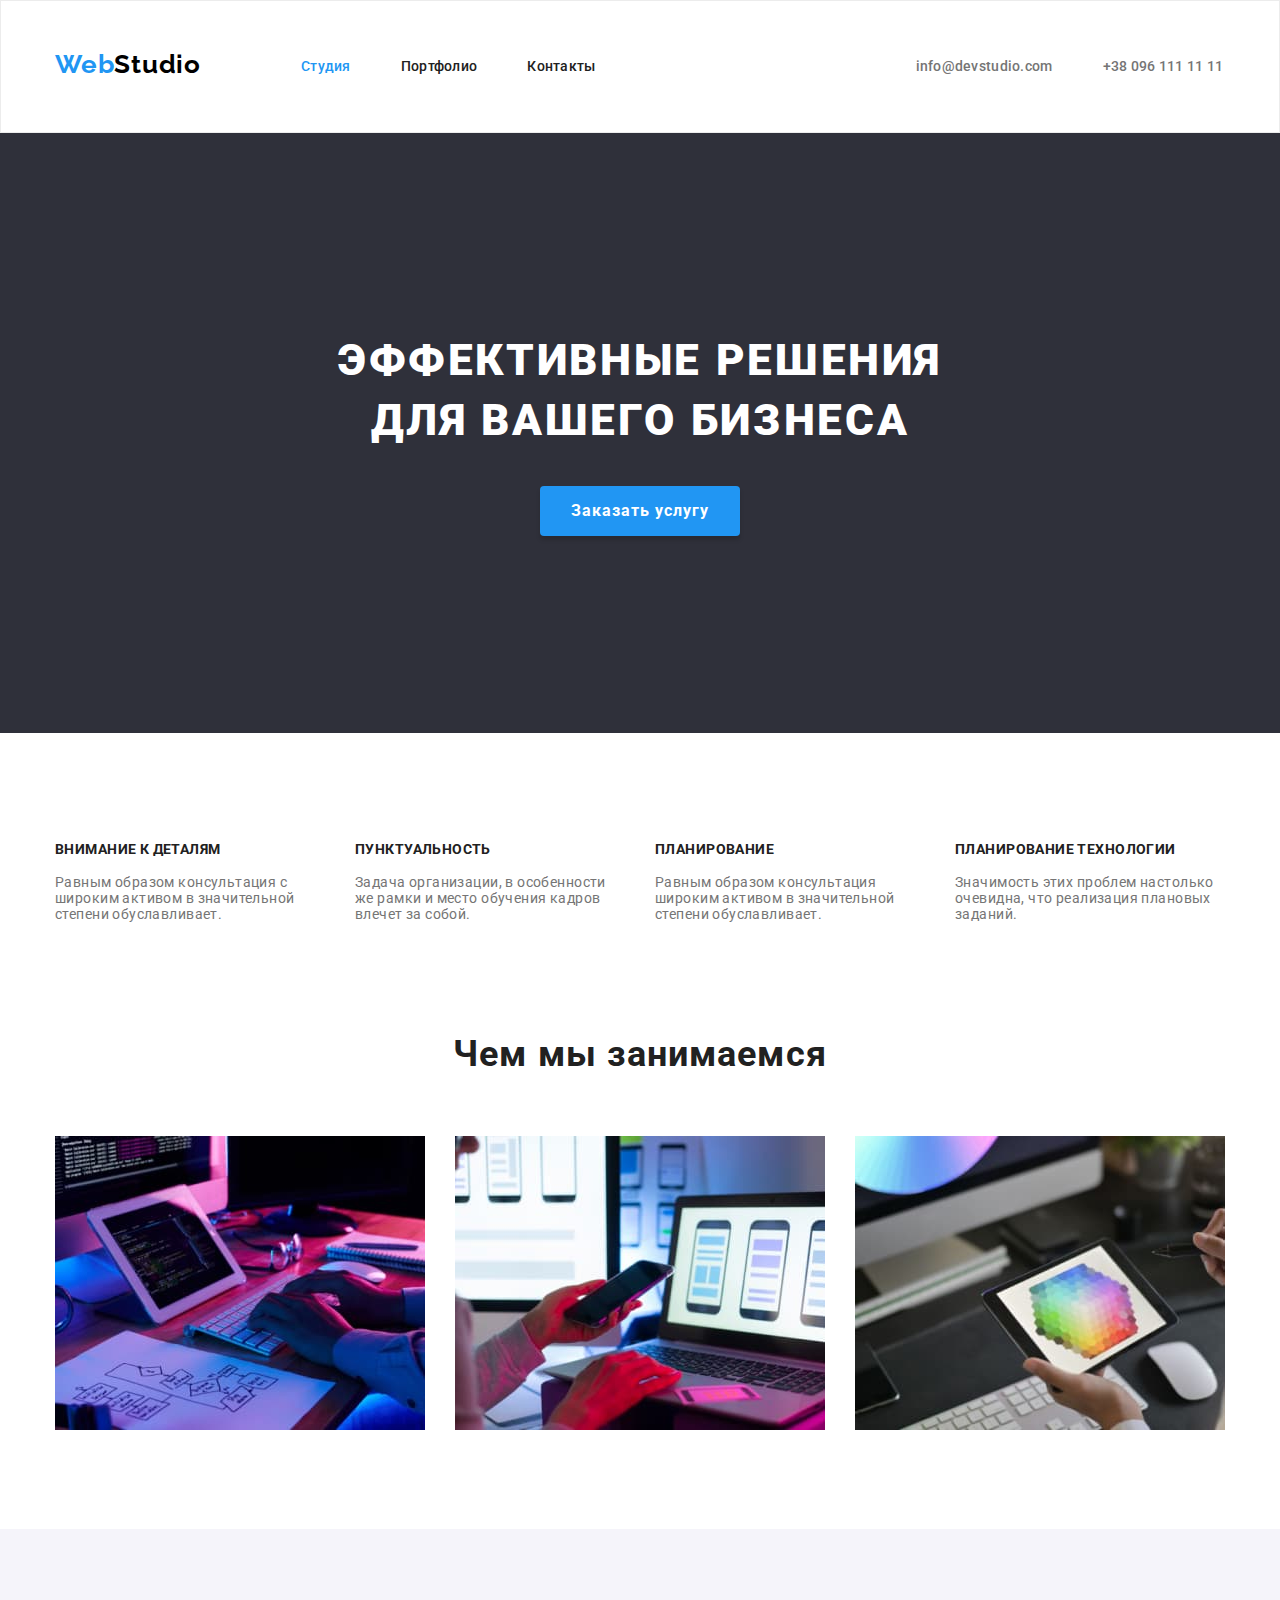
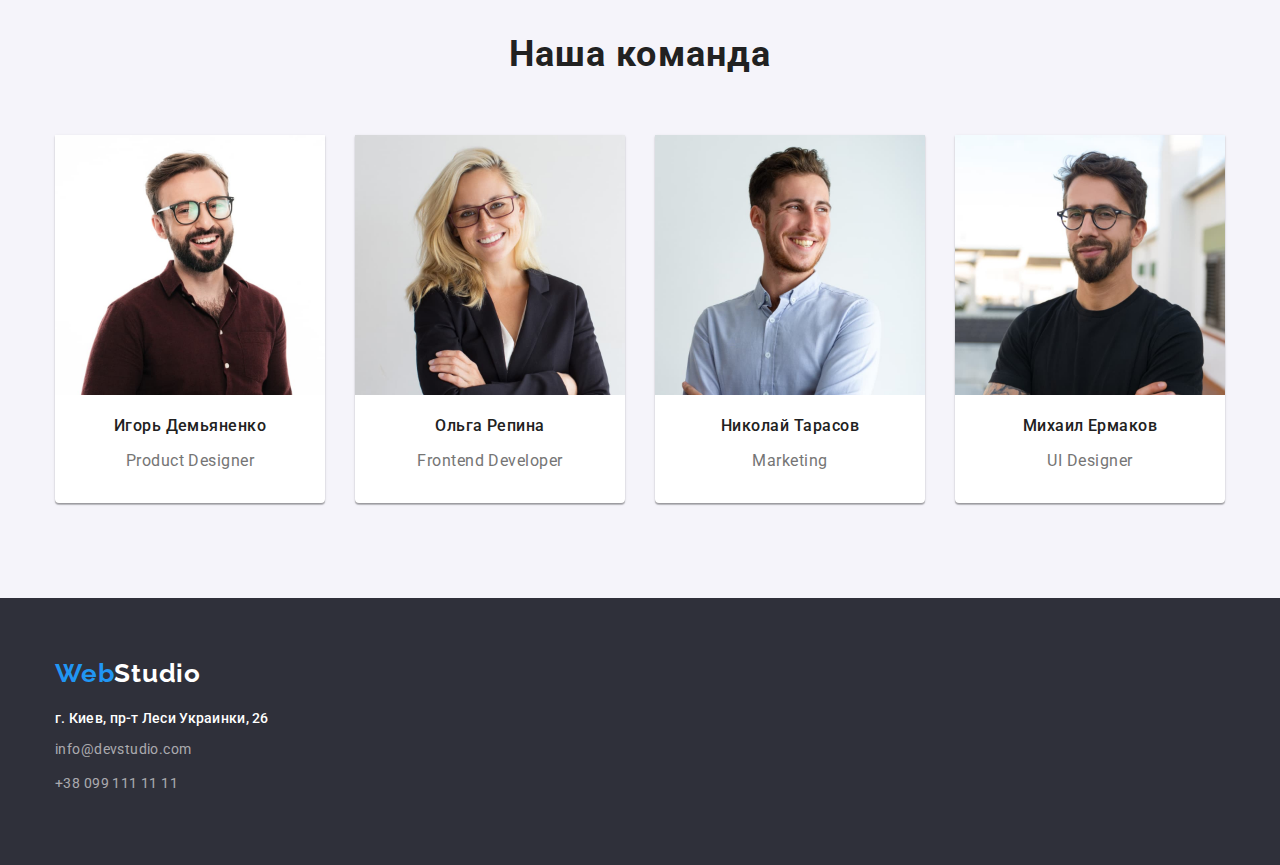
<file: index.html>
<!DOCTYPE html>
<html lang="ru">
  <head>
    <meta charset="UTF-8" />
    <meta http-equiv="X-UA-Compatible" content="IE=edge" />
    <meta name="viewport" content="width=device-width, initial-scale=1.0" />
    <title>WebStudio</title>
    <link rel="preconnect" href="https://fonts.googleapis.com">
  <link rel="preconnect" href="https://fonts.gstatic.com" crossorigin>
  <link href="https://fonts.googleapis.com/css2?family=Raleway:wght@700&family=Roboto:wght@400;500;700;900&display=swap" rel="stylesheet">
  <link rel="stylesheet" href="./css/normalize.css">
  <link rel="stylesheet" href="./css/style.css">

</head>

  <body>
    <!--Header-->
    <header class="header">
      <div class="container">
        <div class="header-nav"> 
          <a href="./index.html" class="logo"><span class="web">Web</span><span class="heder-studio">Studio</span></a>
            <nav class="menu">
              <ul class="list list-menu">
               <li class="">
                  <a href="./index.html" class="item active">Студия</a>
                </li>
                <li class="">
                  <a href="./portfolio.html" class="item">Портфолио</a>
                </li>
                <li class="">
                  <a href="#" class="item">Контакты</a>
                </li>
              </ul>
            </nav>
              <ul class="list list-menu">
                <li class="">
                  <a href="mailto:info@devstudio.com" class="item mail">info@devstudio.com</a></li>
                <li class="">
                  <a href="tel:+380961111111" class="item tel">+38 096 111 11 11</a>
                </li>
              </ul>
        </div>
      </div>
    </header>

    <!--Main-->
    <main>
    <!--Web hero-->
      <section class="web-hero">
        <h1 class="main-header">Эффективные решения</h1>
        <h1 class="main-header">для вашего бизнеса</h1>
        <button class="button" type="button">Заказать услугу</button>
      </section>

    <!--Peculiarities-->
      <section class="peculiarities">
        <div class="container">
          <h2 class="visually-hidden">Особенности</h2>
          <ul class="list items">
            <li class="pe">
              <h3 class="title">Внимание к деталям</h3>
              <p class="paragraph">
                Равным образом консультация с
             </p>
             <p class="paragraph">
              широким активом в значительной
           </p>
           <p class="paragraph">
            степени обуславливает.
         </p>
             </li>
            <li class="pe">
             <h3 class="title">Пунктуальность</h3>
             <p class="paragraph">
              Задача организации, в особенности 
           </p>
           <p class="paragraph">
            же рамки и место обучения кадров
         </p>
         <p class="paragraph">
          влечет за собой.
       </p>
           </li>
           <li class="pe">
            <div class="">
             <h3 class="title">Планирование</h3>
             <p class="paragraph">
              Равным образом консультация
             </p>
             <p class="paragraph">
              широким активом в значительной
           </p>
           <p class="paragraph">
            степени обуславливает.
         </p>
            </div>
           </li>
            <li class="pe">
              <h3 class="title">Планирование технологии</h3>
              <p class="paragraph">
                Значимость этих проблем настолько
             </p>
             <p class="paragraph">
              очевидна, что реализация плановых
           </p>
           <p class="paragraph">
            заданий.
         </p>
            </li>
          </ul>
        </div>
      </section>

     <!--What are we doing-->
      <section class="doing">
        <div class="container">
          <h2 class="second-header">Чем мы занимаемся</h2>
          <ul class="list items">
           <li class="item-work">
              <img src="./images/create.jpg" alt="Разработка" width="370" />
            </li>
            <li class="item-work">
              <img src="./images/design.jpg" alt="Дизайн" width="370" />
            </li>
            <li class="item-work">  
             <img src="./images/paint.jpg" alt="Окрашиавниие" width="370" />
            </li>
          </ul>
        </div>
      </section>

      <!--Our team-->
      <section class="team">
        <div class="container">
          <h2 class="second-header">Наша команда</h2>
          <ul class="list items">
            <li class="card-team">
              <img src="./images/igor_d.jpg" alt="Игорь Демьяненко" width="270"/>
              <h3 class="name">Игорь Демьяненко</h3>
              <p class="profession">Product Designer</p>
            </li>
            <li class="card-team">
              <img src="./images/olga_r.jpg" alt="Ольга Репина" width="270" height="260"/>
              <h3 class="name">Ольга Репина</h3>
              <p class="profession">Frontend Developer</p>
           </li>
            <li class="card-team">
              <img src="./images/nikolay_t.jpg" alt="Николай Тарасов" width="270" height="260"/>
              <h3 class="name">Николай Тарасов</h3>
              <p class="profession">Marketing</p>
            </li>
            <li class="card-team">
              <img src="./images/mihail_e.jpg" alt="Михаил Ермаков" width="270" height="260"/>
              <h3 class="name">Михаил Ермаков</h3>
              <p class="profession">UI Designer</p>
           </li>
         </ul>
        </div>
      </section>
    </main>

    <!--Footer-->
    <footer class="footer">
      <div class="container"> 
        <a href="./index.html" class="logo"><span class="web">Web</span><span class="footer-studio">Studio</span></a>
        <address class="address">
          <ul class="list">
           <li class="contact">
              <a
               href="https://goo.gl/maps/CPtrU1FHBa2aNyZL9" target="_blank" rel="noopener noreferrer nofollow" class="footer-item">г. Киев, пр-т Леси Украинки, 26</a>
            </li>
            <li class="contact">
             <a href="mailto:info@devstudio.com" lang="en" class="footer-item footer-contact">info@devstudio.com</a>
             </li>
             <li class="contact">
               <a href="tel:+380991111111" class="footer-item footer-contact">+38 099 111 11 11</a>
            </li>
          </ul>
        </address>
      </div> 
    </footer>
  </body>
</html>
</file>
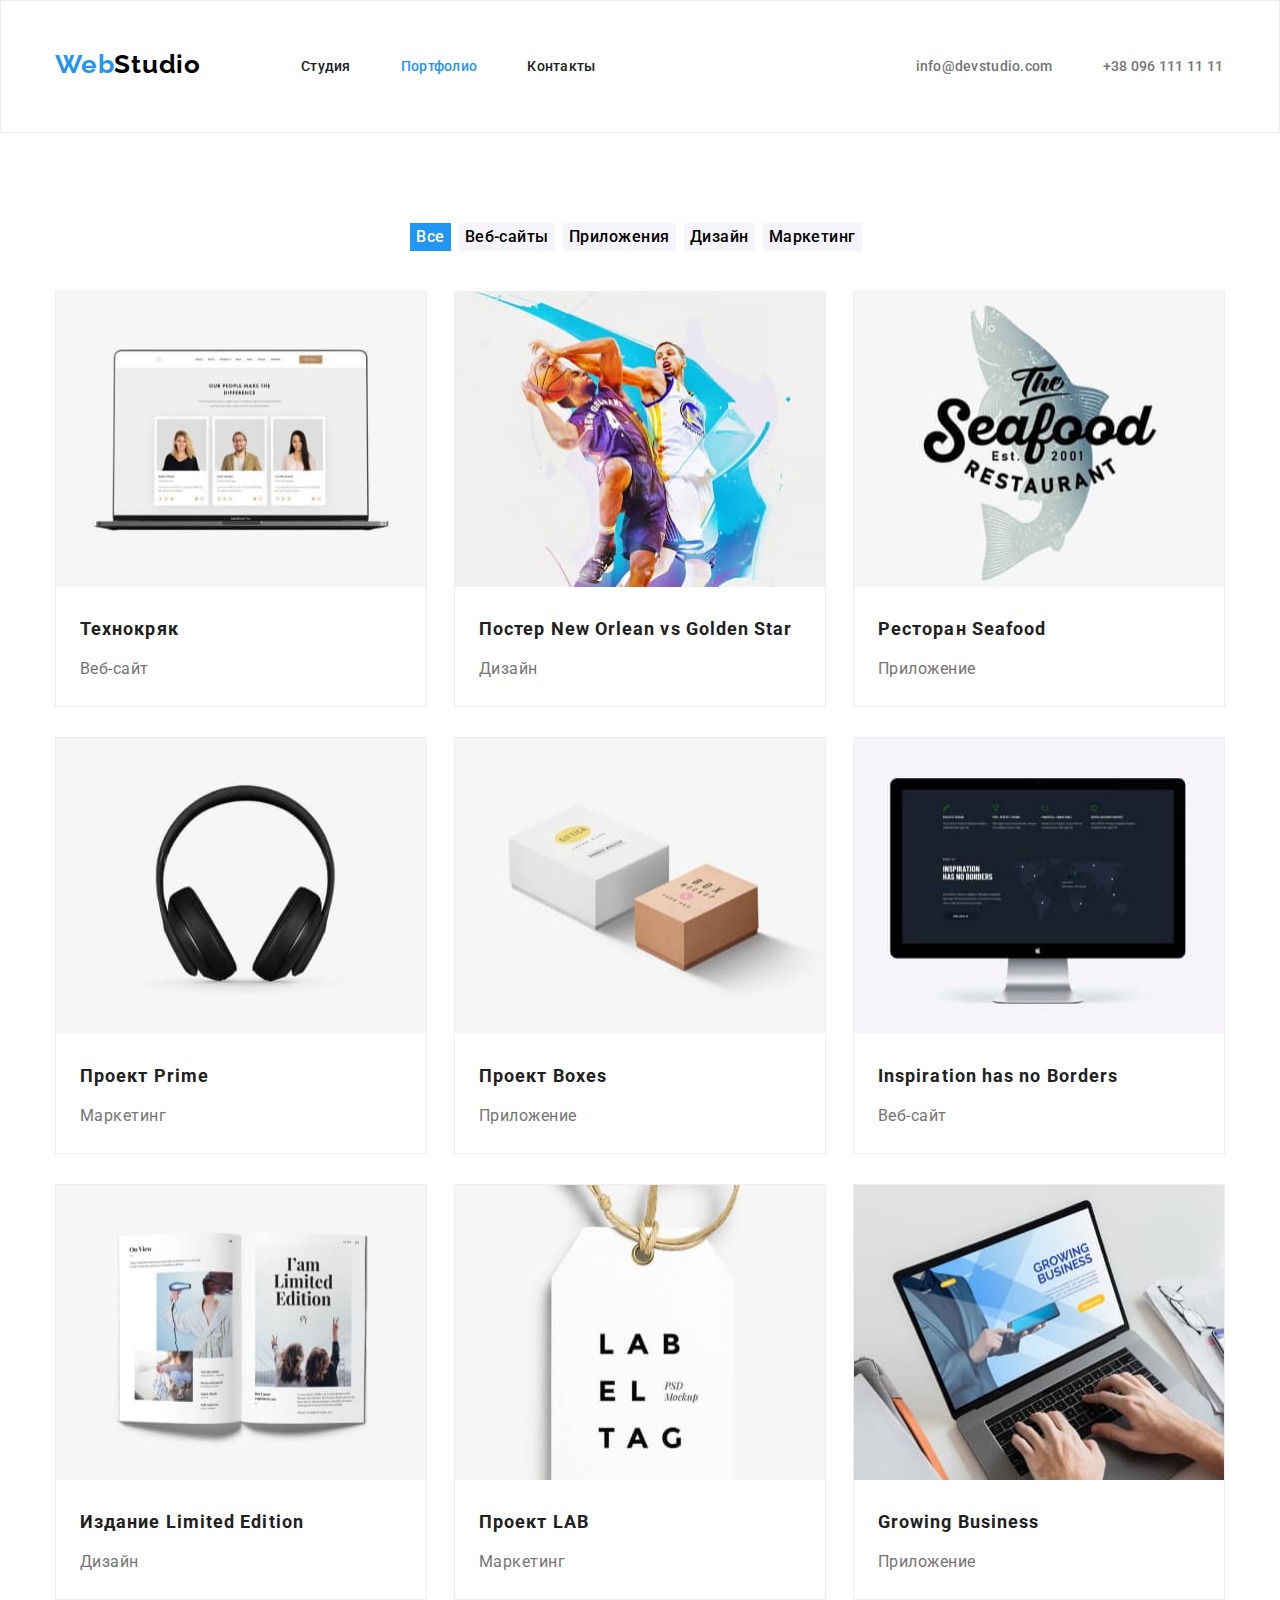
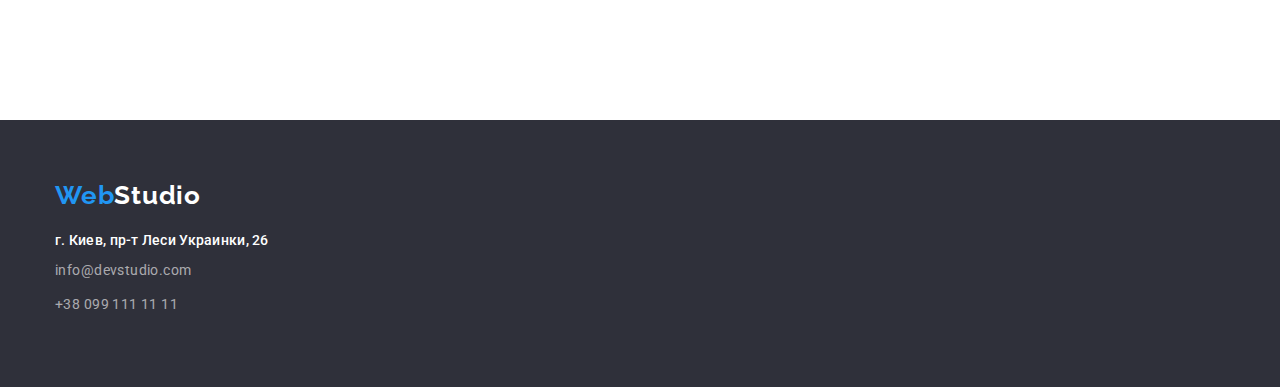
<file: portfolio.html>
<!DOCTYPE html>
<html lang="ru">
  <head>
    <meta charset="UTF-8" />
    <meta http-equiv="X-UA-Compatible" content="IE=edge" />
    <meta name="viewport" content="width=device-width, initial-scale=1.0" />
    <title>Portfolio</title>
    <link rel="preconnect" href="https://fonts.googleapis.com">
    <link rel="preconnect" href="https://fonts.gstatic.com" crossorigin>
    <link href="https://fonts.googleapis.com/css2?family=Raleway:wght@700&family=Roboto:wght@400;500;700;900&display=swap" rel="stylesheet">
    <link rel="stylesheet" href="./css/normalize.css">
    <link rel="stylesheet" href="./css/style.css">

  </head>

  <body>

    <!--Header-->
    <header class="header">
      <div class="container">
        <div class="header-nav"> 
          <a href="./index.html" class="logo"><span class="web">Web</span><span class="heder-studio">Studio</span></a>
            <nav class="menu">
              <ul class="list list-menu">
               <li class="">
                  <a href="./index.html" class="item">Студия</a>
                </li>
                <li class="">
                  <a href="./portfolio.html" class="item active">Портфолио</a>
                </li>
                <li class="">
                  <a href="#" class="item">Контакты</a>
                </li>
              </ul>
            </nav>
              <ul class="list list-menu">
                <li class="">
                  <a href="mailto:info@devstudio.com" class="item mail">info@devstudio.com</a></li>
                <li class="">
                  <a href="tel:+380961111111" class="item tel">+38 096 111 11 11</a>
                </li>
              </ul>
        </div>
      </div>
    </header>

    <!--Main-->
    <main>
      <section class="main-portfolio">
        <div class="container">
          <h1 class="visually-hidden">Наши проекты</h1>
            <ul class="list list-style">
              <li><button class="btn btn-active" type="button">Все</button></li>
              <li><button class="btn" type="button">Веб-сайты</button></li>
              <li><button class="btn" type="button">Приложения</button></li>
              <li><button class="btn" type="button">Дизайн</button></li>
              <li><button class="btn" type="button">Маркетинг</button></li>
            </ul>
            <ul class="list cards">
              <li class="card">
                <img src="./images/tehnokrk.jpg" alt="Leptop" width="370" height="295">
                <h2>Технокряк</h2>
                <p>Веб-сайт</p>
             </li>
              <li class="card">
                <img src="./images/poster.jpg" alt="Bascetbol players" width="370" height="295">
                <h2>Постер New Orlean vs Golden Star</h2>
                <p>Дизайн</p>
              </li>
              <li class="card">
                <img src="./images/seafood.jpg" alt="Seafood restoran" width="370" height="295">
                <h2>Ресторан Seafood</h2>
                <p>Приложение</p>
              </li>
              <li class="card">
                <img src="./images/headphones.jpg" alt="Headphones" width="370" height="295">
                <h2>Проект Prime</h2>
                <p>Маркетинг</p>
              </li>
              <li class="card">
                <img src="./images/boxes.jpg" alt="Boxes" width="370" height="295">
                <h2>Проект Boxes</h2>
                <p>Приложение</p>
              </li>
              <li class="card">
                <img src="./images/monitor.jpg" alt="Monitor PC" width="370" height="295">
                <h2>Inspiration has no Borders</h2>
                <p>Веб-сайт</p>
              </li>
              <li class="card">
                <img src="./images//book.jpg" alt="Book" width="370" height="295">
                <h2>Издание Limited Edition</h2>
                <p>Дизайн</p>
              </li>
              <li class="card">
                <img src="./images/lab.jpg" alt="LAB" width="370" height="295">
                <h2>Проект LAB</h2>
                <p>Маркетинг</p>
              </li>
              <li class="card">
                <img src="./images/busines.jpg" alt="Busines leptop" width="370" height="295">
                <h2>Growing Business</h2>
               <p>Приложение</p>
              </li>
            </ul>
        </div>      
      </section>
    </main>

    <!--Footer-->
    <footer class="footer">
      <div class="container"> 
        <a href="./index.html" class="logo"><span class="web">Web</span><span class="footer-studio">Studio</span></a>
        <address class="address">
          <ul class="list">
           <li class="contact">
              <a
               href="https://goo.gl/maps/CPtrU1FHBa2aNyZL9" target="_blank" rel="noopener noreferrer nofollow" class="footer-item">г. Киев, пр-т Леси Украинки, 26</a>
            </li>
            <li class="contact">
             <a href="mailto:info@devstudio.com" lang="en" class="footer-item footer-contact">info@devstudio.com</a>
             </li>
             <li class="contact">
               <a href="tel:+380991111111" class="footer-item footer-contact">+38 099 111 11 11</a>
            </li>
          </ul>
        </address>
      </div> 
    </footer>

  </body>
</html>
</file>
<file: css/style.css>
:root {
    --header-bg-color: #FFF;
    --hero-bg-color: #2F303A;
    --main-bg-color: #FFF;
    --work-bg-color: #F5F4FA;
    --footer-bg-color: #2F303A;
    --main-text-color: #212121;
    --secondary-text-color: #757575;
    --web-color: #2196F3;
    --h-studio-color: #000;
    --f-studio-color: #FFF;
    --button-bg-color: #F5F4FA;
    --f-contact-color: rgba(255, 255, 255, 0.6);
    --main-card-bg: #FFF;
    --portfolio-card-bg: #EEE;
    --header-border-color: #ECECEC;
    --primary-text-size: 14px;
    --secondary-text-size: 16px;
    --primary-font: 'Roboto', sans-serif;
    --webstudio-font: 'Raleway', sans-serif;
    --container-size: 1170px;
}

body {
    font-family: var(--primary-font);
    color: var(--main-text-color);
}

.list{
    list-style: none;
    margin: 0;
    padding: 0;
}

.container {
    width: var(--container-size);
    margin: 0 auto;
}


/* Header */

.header{
    background-color: var(--header-bg-color);
    padding: 24px 0 25px 0;
    border: 1px solid var(--header-border-color);
}

.item {
    text-decoration: none;
    color: var(--main-text-color);
    padding-left: 50px;
    font-family: 'Roboto';
    font-style: normal;
    font-weight: 500;
    font-size: 14px;
    line-height: 1.14;
    letter-spacing: 0.02em;
}

.web {
    color: var(--web-color);
}

.heder-studio {
    color: var(--h-studio-color);
}

.logo {
    font-family: var(--webstudio-font);
    text-decoration: none;
    font-weight: 700;
    font-size: 26px;
    line-height: 1.2;
    letter-spacing: 0.03em;
    padding: 24px 50px 25px 0;
}

.tel, .mail {
    color: var(--secondary-text-color);
}

.list-menu {
    display: flex;
    justify-content: flex-end;
    flex-direction: row;
    padding: 32px 0px 32px 0px;
}

.header-nav {
    display: flex;
}

.menu {
    margin-right: 270px;
}

.item:hover, .item:focus{
    color: var(--web-color);
}

.active {
    color: var(--web-color)
}


/* Studio */

/* Hero */

.web-hero {
    background-color: var(--hero-bg-color);
    height: 600px;
    display: flex;
    justify-content:center;
    align-items: center;
    flex-direction: column
}

.main-header{
    color: var(--f-studio-color);
    font-weight: 900;
    font-size: 44px;
    line-height: 1.4px;
    letter-spacing: 0.06em;
    text-transform: uppercase;
}

.button {
    background-color: var(--web-color);
    color: var(--f-studio-color);
    width: 200px;
    height: 50px;
    margin-top: 35px;
    font-weight: 700;
    font-size: var(--secondary-text-size);
    text-align: center;
    letter-spacing: 0.06em;
    border: 0;
    box-shadow: 0px 4px 4px rgba(0, 0, 0, 0.15);
    border-radius: 4px;
    cursor: pointer;
}

.button:hover, .button:focus {
    background-color: #1783db;
    transition: all 0.5s ease; 
}


/* Peculiarities */

.peculiarities {
    background-color: var(--main-bg-color);
    padding: 95px 0;
}

.title {
    font-size: var(--primary-text-size);
    font-weight: 700;
    line-height: 1.14;
    letter-spacing: 0.03em;
    text-transform: uppercase;
    padding-bottom: 10px;
}

.paragraph {
    color: var(--secondary-text-color);
    font-weight: 400;
    font-size: var(--primary-text-size);
    line-height: 1.7px;
    letter-spacing: 0.03em;
    width: 270px;
    margin-right: 30px;
}

.pe{
    
}


/* What are we doing */

.second-header{
    font-size: 36px;
    line-height: 1.7;
    letter-spacing: 0.03em;
    padding-bottom: 50px;
    margin: 0;
    text-align: center;
}

.items {
    display: flex;  
}

.doing {
    background-color: var(--main-bg-color);
    padding-bottom: 95px;
}

.item-work {
    margin-right: 30px;
}


/* Our team */

.team {
    background-color: #F5F4FA;
    padding: 95px 0;
}

.card-team {
    background: var(--main-card-bg);
    width: 270px;
    height: 368px;
    /* Shadous */
    box-shadow: 0px 1px 3px rgba(0, 0, 0, 0.12), 0px 1px 1px rgba(0, 0, 0, 0.14), 0px 2px 1px rgba(0, 0, 0, 0.2);
    border-radius: 0px 0px 4px 4px;
    margin-right: 30px;
}

.name {
    font-weight: 500;
    font-size: var(--secondary-text-size);
    line-height: 1.2;
    text-align: center;
    letter-spacing: 0.03em; 
}

.profession {
    font-size: 16px;
    line-height: 1.2;
    text-align: center;
    letter-spacing: 0.03em;
    color: var(--secondary-text-color);
}



/* PORTFOLIO */

.visually-hidden {
    position: absolute;
    white-space: nowrap;
    width: 1px;
    height: 1px;
    overflow: hidden;
    border: 0;
    padding: 0;
    clip: rect(0 0 0 0);
    clip-path: inset(50%);
    margin: -1px;
    margin: 0;
}

.btn {
    background-color: var(--button-bg-color);
    font-weight: 500;
    font-size: var(--secondary-text-size);
    line-height: 1.6;
    text-align: center;
    letter-spacing: 0.03em;
    border: 0;
    margin-right: 8px;
    cursor: pointer;
}

.btn:hover, .btn:focus, .btn-active {
    background-color: var(--web-color);
    color: #FFF;
}

.list-style {
    display: flex;
    justify-content: center;
    flex-direction: row;
    padding-bottom: 40px;
}

.cards {
    display: flex;
    flex-flow: row wrap;
    justify-content: space-between;
}

.card {
    background-color: var(--main-card-bg);
    width: 370px;
    border: 1px solid var(--portfolio-card-bg);
    margin-bottom: 30px;
}

.card > h2 {
    font-weight: 700;
    font-size: 18px;
    line-height: 2;
    letter-spacing: 0.06em;
    padding: 20px 24px 5px 24px;
    margin: 0;
}

.card > p {
    font-size: var(--secondary-text-size);
    line-height: 1.9px;
    letter-spacing: 0.03em;
    color: var(--secondary-text-color);
    padding: 0px 24px 20px 24px;
}

.main-portfolio {
    padding: 90px 0;
}


/* Footer */

.footer {
    background-color: var(--footer-bg-color);
    padding: 60px 0;
}
.footer-studio {
    color: var(--f-studio-color);
}

.address {
    margin-top: 20px;
}

.footer-item {
    text-decoration: none;
    color: var(--f-studio-color);
    font-family: var(--primary-font);
    font-style: normal;
    font-weight: 500;
    font-size: var(--primary-text-size);
    line-height: 1.14;
    letter-spacing: 0.02em;
}

.footer-item:hover, .footer-item:focus  {
    color: var(--web-color);
}

.footer-contact {
    color: var(--f-contact-color);
    font-weight: 400;
    line-height: 1.7;
    letter-spacing: 0.03em;
}

.contact {
    padding-bottom: 10px;
}
</file>
